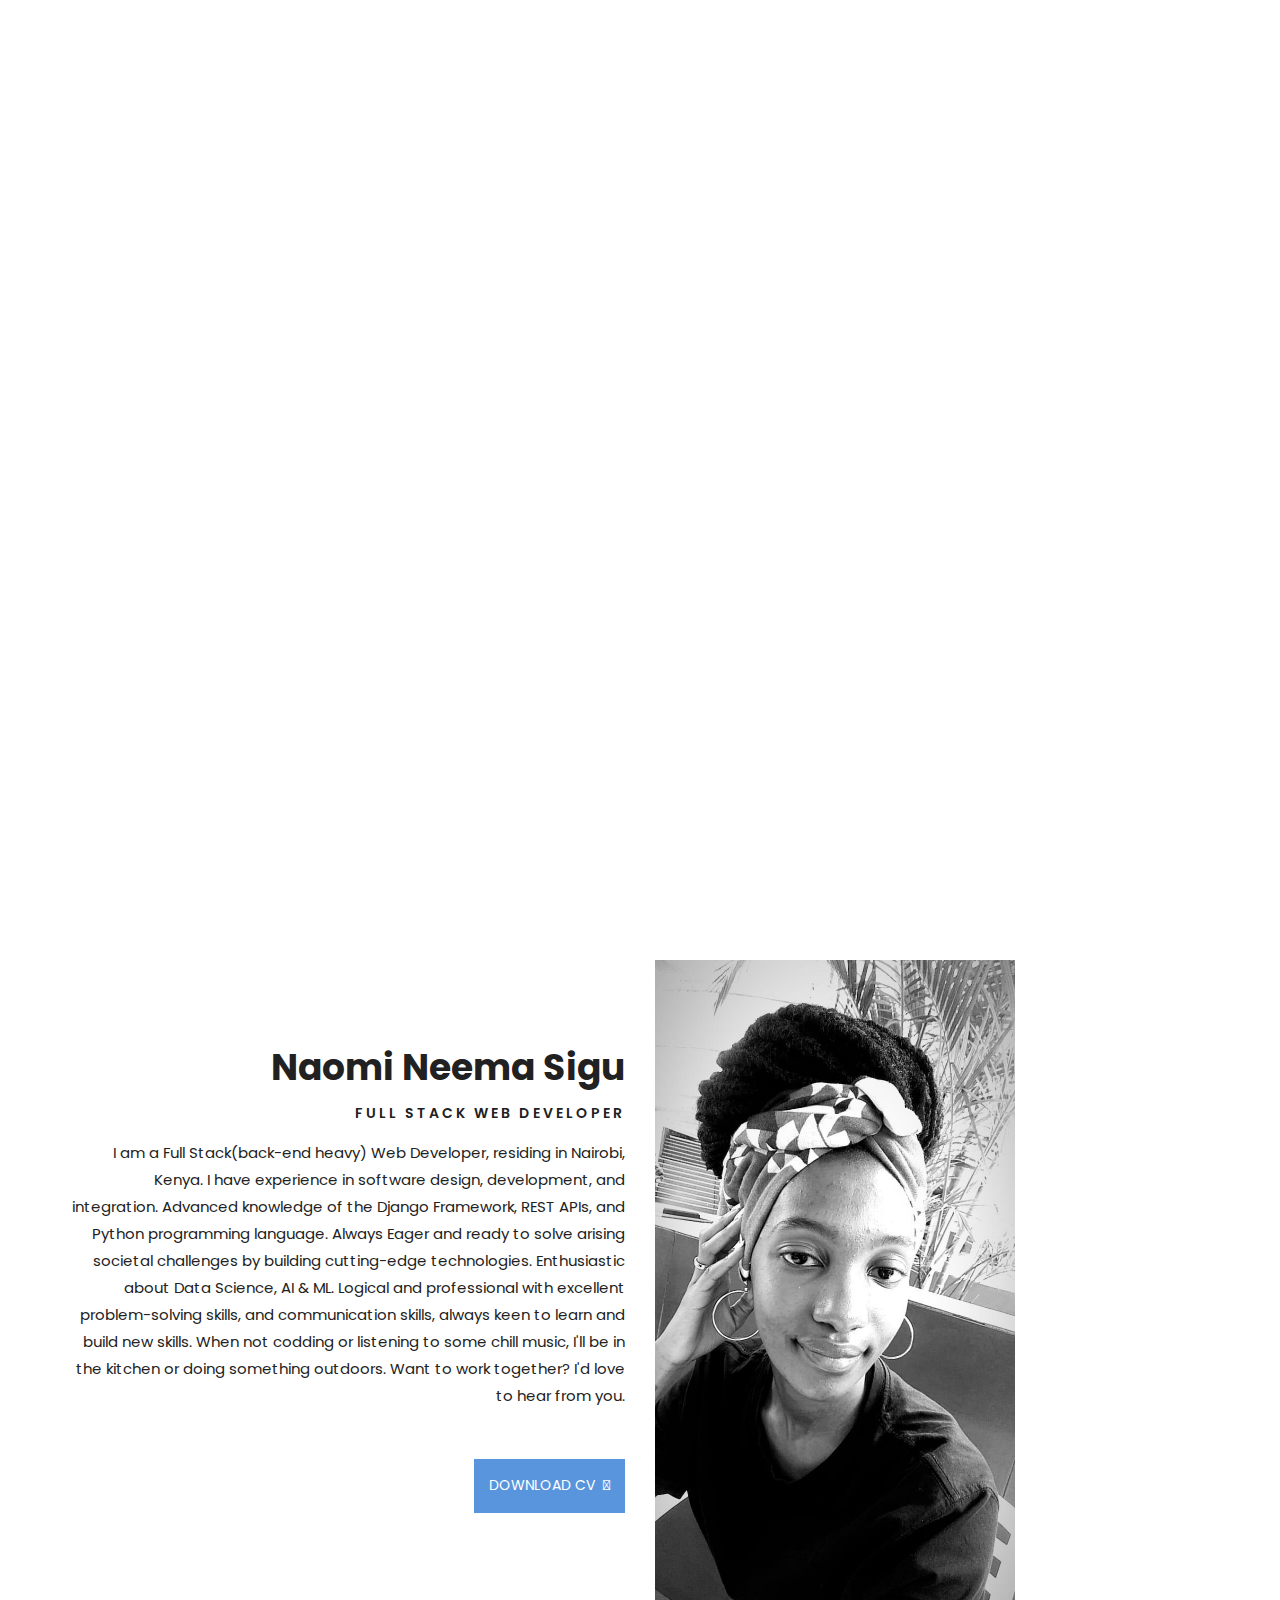
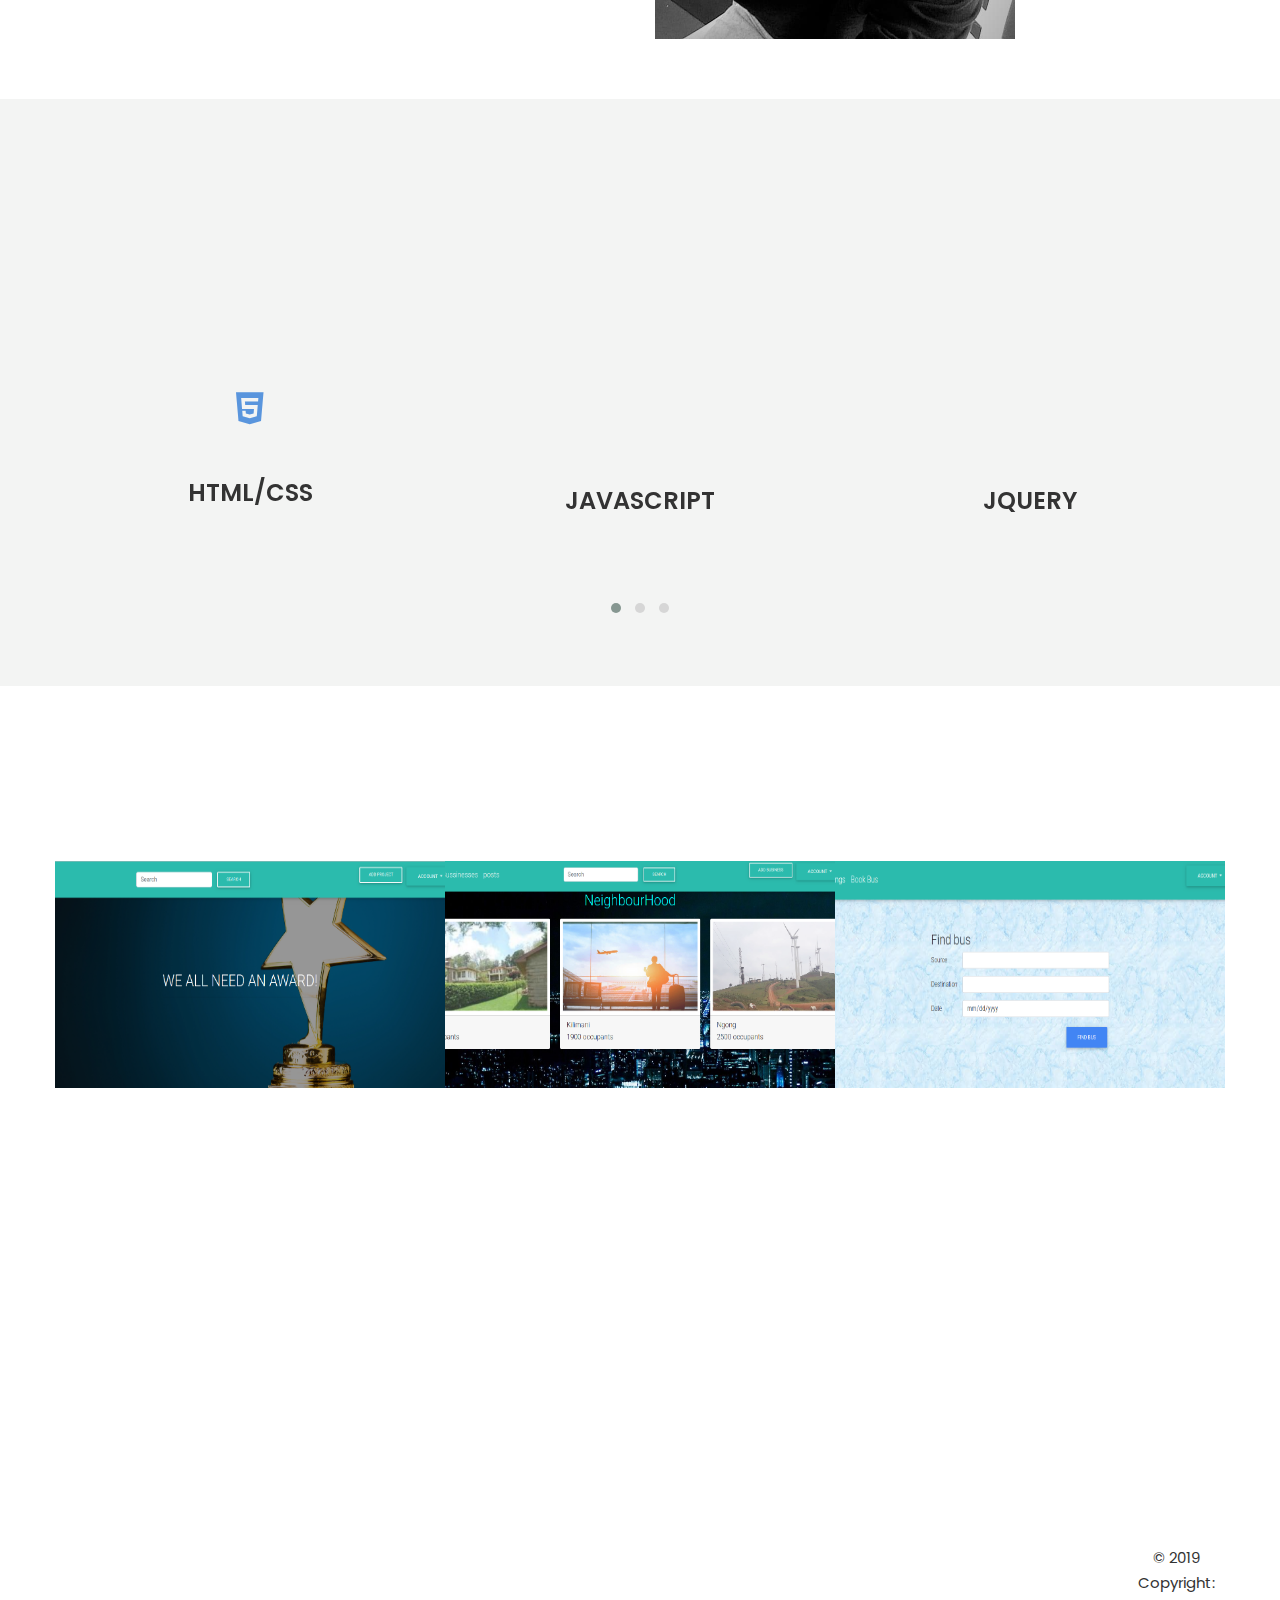
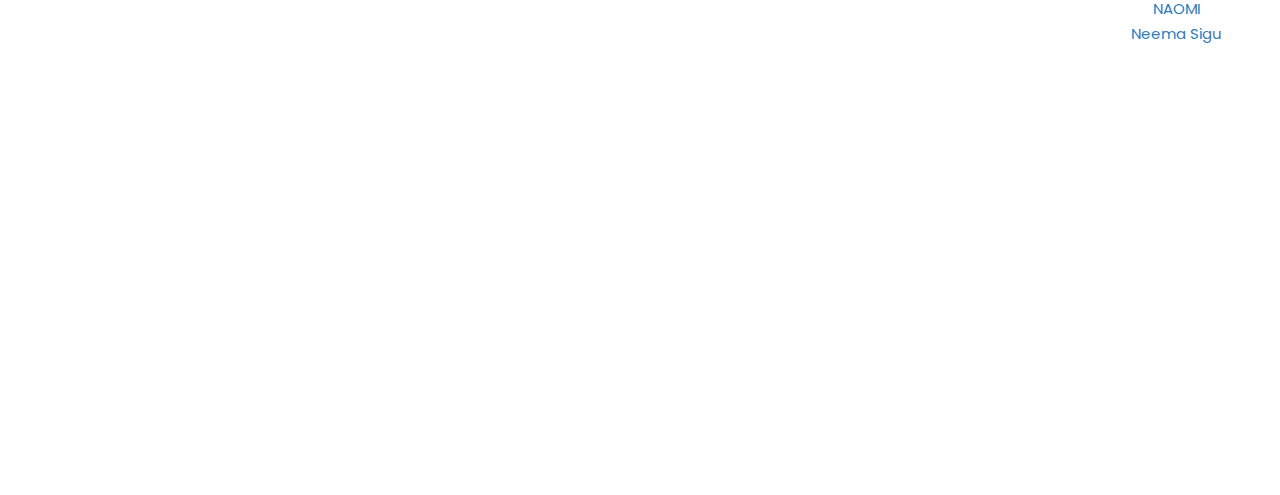
<file: index.html>
<!doctype html>
<html lang="en">

<head>
  <!--meta tags-->
  <meta charset="UTF-8">
  <meta http-equiv="x-ua-compatible" content="ie=edge">
  <meta name="viewport" content="width=device-width, initial-scale=1">
  <!--template title-->
  <title>Naomi Sigu - Full-stack Developer</title>
  <!---Favicon--->
  <link rel="shortcut icon" type="image/png" href="favicon/favicon-32x32.png">
  <link rel="apple-touch-icon" sizes="180x180" href="favicon/apple-touch-icon.png">
  <link rel="icon" type="image/png" sizes="32x32" href="favicon/favicon-32x32.png">
  <link rel="icon" type="image/png" sizes="16x16" href="favicon/favicon-16x16.png">
  <link rel="manifest" href="favicon/site.webmanifest">

  <!--- Theme Fonts --->
  <link href="https://fonts.googleapis.com/css?family=Poppins:400,400i,600,700,800" rel="stylesheet">
  <!--Font Awesome css-->
  <link rel="stylesheet" href="https://use.fontawesome.com/releases/v5.6.3/css/all.css" integrity="sha384-UHRtZLI+pbxtHCWp1t77Bi1L4ZtiqrqD80Kn4Z8NTSRyMA2Fd33n5dQ8lWUE00s/" crossorigin="anonymous">
  <link rel="stylesheet" href="css/font-awesome.min.css">
  <!--Bootstrap css-->
  <link rel="stylesheet" href="css/bootstrap.min.css">
  <!--Animated headline css-->
  <link rel="stylesheet" href="css/jquery.animatedheadline.css">
  <!--Owl carousel css-->
  <link rel="stylesheet" href="css/owl.carousel.css">
  <link rel="stylesheet" href="css/owl.theme.default.css">
  <!--Magnific popup css-->
  <link rel="stylesheet" href="css/magnific-popup.css">
  <!--animate css-->
  <link rel="stylesheet" href="css/animate.css">
  <!--Normalizer css-->
  <link rel="stylesheet" href="css/normalize.css">
  <!--Theme css-->
  <link rel="stylesheet" href="css/style.css">
  <!--Responsive css-->
  <link rel="stylesheet" href="css/responsive.css">
</head>

<body>
  <!--preloader starts-->
  <div class="loader_bg">
    <div class="loader"></div>
  </div>
  <!--preloader ends-->
  <!--navigation area starts-->
  <header class="nav-area navbar-fixed-top">
    <div class="container">
      <div class="row">
        <!--main menu starts-->
        <div class="col-md-12">
          <div class="main-menu">
            <div class="navbar navbar-cus">
              <div class="navbar-header">
                <a href="index.html" class="navbar-brand"><span class="logo">Naomi Sigu</span></a>
                <button type="button" class="navbar-toggle" data-toggle="collapse" data-target=".navbar-collapse">
                  <span class="sr-only">Toggle navigation</span>
                  <span class="icon-bar"></span>
                  <span class="icon-bar"></span>
                  <span class="icon-bar"></span>
                </button>
              </div>
              <div class="navbar-collapse collapse">
                <nav>
                  <ul class="nav navbar-nav navbar-right">
                    <li class="active"><a class="smooth-menu" href="#home">Home</a></li>
                    <li><a class="smooth-menu" href="#about">About</a></li>
                    <li><a class="smooth-menu" href="#skills">Skills</a></li>
                    <li><a class="smooth-menu" href="#portfolio">Portfolio</a></li>
                    <li><a class="smooth-menu" href="#contact">Contact</a></li>
                  </ul>
                </nav>
              </div>
            </div>
          </div>
        </div>
        <!--main menu ends-->
      </div>
    </div>
  </header>
  <!--navigation area ends-->
  <!--Banner area starts-->
  <div class="banner-area" id="home">
    <div class="banner-table">
      <div class="banner-table-cell">
        <div class="welcome-text">
          <div class="container">
            <div class="row">
              <div class="col-md-12">
                <section class="intro animate-scale">
                  <h3>Welcome to My Portfolio</h3>
                  <h1 class="ah-headline">
                    <span class="ah-words-wrapper">
                      <b class="is-visible">Naomi Neema Sigu</b>
                      <b>Frontend Web Developer</b>
                      <b>Full-stack Developer</b>
                    </span>
                  </h1>
                  <a href="#contact" class="banner-btn">Contact Me</a>
                </section>
                <div class="clearfix"></div>
                <a class="mouse-scroll hidden-xs" href="#about">
                  <span class="mouse">
                    <span class="mouse-movement"></span>
                  </span>
                </a>
              </div>
            </div>
          </div>
        </div>
      </div>
    </div>
  </div>
  <!--Banner area ends-->
  <!--about area starts-->
  <div class="about-area section-padding" id="about">
    <div class="container">
      <div class="row">
        <div class="col-md-6 col-xs-12 col-sm-6 col-lg-6">
          <div class="about-text-left">
            <h2>Naomi Neema Sigu</h2>
            <h3>Full Stack Web Developer</h3>
            <p>I am a Full Stack(back-end heavy) Web Developer, residing in Nairobi, Kenya.
                I have experience in software design, development, and integration. Advanced knowledge of the Django Framework, REST APIs, and Python programming language. 
                Always Eager and ready to solve arising societal challenges by building cutting-edge technologies.
                Enthusiastic about Data Science, AI & ML. Logical and professional with excellent 
                problem-solving skills, and communication skills, always keen to learn and build new
                skills.

              When not codding or listening to some chill music, I'll be in the kitchen or doing  something outdoors.
              Want to work together? I'd love to hear from you.</p>
            <a href="images/about/NAOMI SIGU (CV).pdf" download>Download CV &nbsp;<i class="fas fa-download"></i></a>
          </div>
        </div>
        <div class="col-xs-12 col-sm-6 col-md-4 col-lg-4">
          <img src="images/about/me.jpg" class="img-responsive" alt="Naomi">
        </div>
      </div>
    </div>
  </div>
  <!--about area ends-->
  <!--Services Area Starts-->
  <div id="skills" class="services-area section-padding">
    <div class="container">
      <div class="row">
        <div class="col-md-12">
          <div class="section-header wow fadeInDown" data-wow-delay="0.2s">
            <p class="line-one"></p>
            <h2>My Skills</h2>
            <h3>Just a few languages and frameworks that I have interacted with so far</h3>
            <p class="line-one"></p>
          </div>
        </div>
      </div>
      <div class="row">
        <div id="services-carousel" class="owl-carousel owl-theme">
          <div class="single-services text-center item">
            <div class="services-icon">
              <i class="fa fa-html5"></i>
            </div>
            <div class="services-content">
              <h3>HTML/CSS</h3>
            </div>
          </div>
          <div class="single-services text-center item">
            <div class="services-icon">
              <i class="fab fa-js-square"></i>
            </div>
            <div class="services-content">
              <h3>Javascript</h3>
            </div>
          </div>
          <div class="single-services text-center item">
            <div class="services-icon">
              <i class="fab fa-js-square"></i>
            </div>
            <div class="services-content">
              <h3>JQuery</h3>
            </div>
          </div>
          <div class="single-services text-center item">
            <div class="services-icon">
              <i class="fab fa-angular"></i>
            </div>
            <div class="services-content">
              <h3>Angular</h3>
            </div>
          </div>
          <div class="single-services text-center item">
            <div class="services-icon">
              <i class="fab fa-python"></i>
            </div>
            <div class="services-content">
              <h3>Python</h3>
            </div>
          </div>
          <div class="single-services text-center item">
            <div class="services-icon">
              <i class="fab fa-python"></i>
            </div>
            <div class="services-content">
              <h3>Flask</h3>
            </div>
          </div>
          <div class="single-services text-center item">
            <div class="services-icon">
              <i class="fab fa-python"></i>
            </div>
            <div class="services-content">
              <h3>Django</h3>
            </div>
          </div>
          <div class="single-services text-center item">
            <div class="services-icon">
              <i class="fab fa-github"></i>
            </div>
            <div class="services-content">
              <h3>Git</h3>
            </div>
          </div>
          <div class="single-services text-center item">
            <div class="services-icon">
              <i class="fas fa-code-branch"></i>
            </div>
            <div class="services-content">
              <h3>Heroku</h3>
            </div>
          </div>
        </div>
      </div>
    </div>
  </div>
  <!--Services Area Ends-->
  <!--Portfolio Area Starts-->
  <div id="portfolio" class="portfolio-area section-padding">
    <div class="container">
      <div class="row">
        <div class="col-md-12">
          <div class="section-header wow fadeInDown" data-wow-delay="0.2s">
            <p class="line-one"></p>
            <h2>My Projects</h2>
            <p class="line-one"></p>
          </div>
        </div>
      </div>
      <div class="row">
        <div class="portfolio-items">
          <div class="col-md-4 col-sm-6 col-xs-12 no-pad">
            <div id="inline-popups" class="port-box">
              <a href="#test-popup" data-effect="mfp-zoom-out">
                <div class="hovereffect">
                  <img class="project" src="images/awwwards.png" alt="Awwwards" class="img-responsive">
                  <div class="overlay">
                    <h2>Awwwards</h2>
                    <p>An application that allows a user to post their projects where they can be viewed and direct to their links for more details.</p>
                  </div>
                </div>
              </a>
            </div>
            <div id="test-popup" class="white-popup mfp-with-anim mfp-hide">
              <div class="row">
                <div class="col-md-7 col-xs-12">
                  <div class="por-img">
                    <img src="images/awwwards.png" alt="Awwwards" class="img-responsive">
                  </div>
                </div>
                <div class="col-md-5 col-xs-12">
                  <div class="por-text">
                    <h2>Awwwards</h2>
                    <p>An application that allows a user to post their projects where they can be viewed and direct to their links for more details.</p>
                    <div class="por-text-details">
                      <div class="row">
                        <div class="col-xs-4">
                          <p>Completed:</p>
                          <p>link:</p>
                        </div>
                        <div class="col-xs-offset-1 col-xs-7">
                          <p><a target="_blank" style="color: #5995DD;" href="https://siteawardds.herokuapp.com/">https://siteawardds.herokuapp.com/</a></p>
                        </div>
                      </div>
                    </div>
                  </div>
                </div>
              </div>
            </div>
          </div>
          <div class="col-md-4 col-sm-6 col-xs-12 no-pad">
            <div id="inline-popups-2">
              <a href="#test-popup-2" data-effect="mfp-zoom-out">
                <div class="hovereffect">
                  <img class="project" src="images/neighbourhood.png" alt="portfolio image" class="img-responsive">
                  <div class="overlay">
                    <h2>Neighborhood</h2>
                    <p>This is a web application that allows you to be in the loop about everything happening in your neighborhood.</p>
                  </div>
                </div>
              </a>
            </div>
            <div id="test-popup-2" class="white-popup mfp-with-anim mfp-hide">
              <div class="row">
                <div class="col-md-7">
                  <div class="por-img">
                    <img src="images/neighbourhood.png" alt="portfolio image" class="img-responsive">
                  </div>
                </div>
                <div class="col-md-5">
                  <div class="por-text">
                    <h2>Neighborhood</h2>
                    <p>This is a web application that allows you to be in the loop about everything happening in your neighborhood.</p>
                    <div class="por-text-details">
                      <div class="row">
                        <div class="col-xs-4">
                          <p>Completed:</p>
                          <p>link:</p>
                        </div>
                        <div class="col-xs-offset-1 col-xs-7">
                          <p>24/11/2018</p>
                          <p><a target="_blank" style="color: #5995DD;" href="https://nammyhood.herokuapp.com/">https://nammyhood.herokuapp.com/</a></p>
                        </div>
                      </div>
                    </div>
                  </div>
                </div>
              </div>
            </div>
          </div>
          <div class="col-md-4 col-sm-6 col-xs-12 no-pad">
            <div id="inline-popups-4" class="port-box">
              <a href="#test-popup-4" data-effect="mfp-zoom-out">
                <div class="hovereffect">
                  <img class="project" src="images/Bus System.png" alt="Kibandaski" class="img-responsive">
                  <div class="overlay">
                    <h2>Bus System</h2>
                    <p>A Bus System that helps users book buses for travell from the comfort of their devices.</p>
                  </div>
                </div>
              </a>
            </div>
            <div id="test-popup-4" class="white-popup mfp-with-anim mfp-hide">
              <div class="row">
                <div class="col-md-7 col-xs-12">
                  <div class="por-img">
                    <img src="images/Bus System.png" alt="Kibandaski" class="img-responsive">
                  </div>
                </div>
                <div class="col-md-5 col-xs-12">
                  <div class="por-text">
                    <h2>Bus System</h2>
                    <p>A Bus System that helps users book buses for travell from the comfort of their devices.</p>
                    <div class="por-text-details">
                      <div class="row">
                        <div class="col-xs-4">
                          <p>Completed:</p>
                          <p>Link:</p>
                        </div>
                        <div class="col-xs-offset-1 col-xs-7">
                          <p>6/2/2019</p>
                        </div>
                      </div>
                    </div>
                  </div>
                </div>
              </div>
            </div>
          </div>
        </div>
        <!--end portfolio grid -->
      </div>
    </div>
  </div>
  <!--Portfolio Area Ends-->
  <!--contact area starts-->
  <div class="contact-area section-padding" id="contact">
    <div class="container">
      <div class="row">
        <div class="col-md-12">
          <div class="section-header wow fadeInDown" data-wow-delay="0.2s">
            <p class="line-one"></p>
            <h2>Contact</h2>
            <p class="line-one"></p>
          </div>
        </div>
      </div>
      <div class="row">
        <div class="col-md-4 col-sm-12">
          <div class="single-contact text-center wow fadeInDown" data-wow-delay="0.2s">
            <i class="fab fa-github-square"></i>
            <h2>Github</h2>
            <p><a style="color: #5995DD;" target="_blank" href="https://github.com/Naomi-sigu">Github</a></p>
          </div>
        </div>
        <div class="col-md-4 col-sm-12">
          <div class="single-contact text-center wow fadeInDown" data-wow-delay="0.4s">
            <i class="fab fa-linkedin"></i>
            <h2>LinkedIn</h2>
            <p><a style="color: #5995DD;" target="_blank" href="https://www.linkedin.com/in/naomi-sigu-4040b8198/">LinkedIn</a></p>
          </div>
        </div>
        <div class="col-md-4 col-sm-12">
          <div class="single-contact text-center wow fadeInDown" data-wow-delay="0.6s">
            <i class="fa fa-envelope-o"></i>
            <h2>Email</h2>
            <p>stl.sigu@gmail.com</p>
          </div>
        </div>
      </div>
      <div class="row">
        <div class="col-md-10 col-md-offset-1">
          <form id="contact-form" method="POST" action="https://formspree.io/mzbbrpbz" class="wow fadeInDown" data-wow-delay="1s">
            <div class="messages"></div>
            <div class="controls">
              <div class="row">
                <div class="col-md-6">
                  <div class="form-group">
                    <input id="form_name" type="text" name="name" class="form-control" placeholder="Enter your full name *" required="required" data-error="Fullname is required.">
                    <div class="help-block with-errors"></div>
                  </div>
                </div>
                <div class="col-md-6">
                  <div class="form-group">
                    <input id="form_email" type="email" name="email" class="form-control" placeholder="Enter your email *" required="required" data-error="Valid email is required.">
                    <div class="help-block with-errors"></div>
                  </div>
                </div>
              </div>
              <div class="row">
                <div class="col-md-12">
                  <div class="form-group">
                    <textarea id="form_message" name="message" class="form-control" placeholder="Your Message *" rows="4" required="required" data-error="Leave a message for me"></textarea>
                    <div class="help-block with-errors"></div>
                  </div>
                </div>
                <div class="col-md-12">
                  <input class="btn btn-send" type="submit" value="Send message"></input>
                </div>
              </div>
            </div>
          </form>
        </div>
        <!-- Footer -->
        <footer class="page-footer font-small blue">

          <!-- Copyright -->
          <div class="footer-copyright text-center py-3">© 2019 Copyright:
            <a href="https://github.com/Naomi-sigu"> NAOMI Neema Sigu</a>
          </div>
          <!-- Copyright -->

        </footer>
        <!-- Footer -->
      </div>
    </div>
  </div>
  <!--contact area ends-->
  <!--Latest version JQuery-->
  <script src="js/jquery-3.2.1.min.js"></script>
  <!--Bootstrap js-->
  <script src="js/bootstrap.min.js"></script>
  <!--Magnific popup js-->
  <script src="js/jquery.magnific-popup.js"></script>
  <!--Owl Carousel js-->
  <script src="js/owl.carousel.js"></script>
  <!--wow js-->
  <script src="js/wow.min.js"></script>
  <!--Animated headline js-->
  <script src="js/jquery.animatedheadline.js"></script>
  <!--Validator js-->
  <script src="js/jquery.waypoints.js"></script>
  <!--counter up js-->
  <script src="js/jquery.counterup.min.js"></script>
  <!--Validator js-->
  <script src="js/validator.js"></script>
  <!--Main js-->
  <script src="js/main.js"></script>
  <script>
  </script>
</body>

</html>
</file>
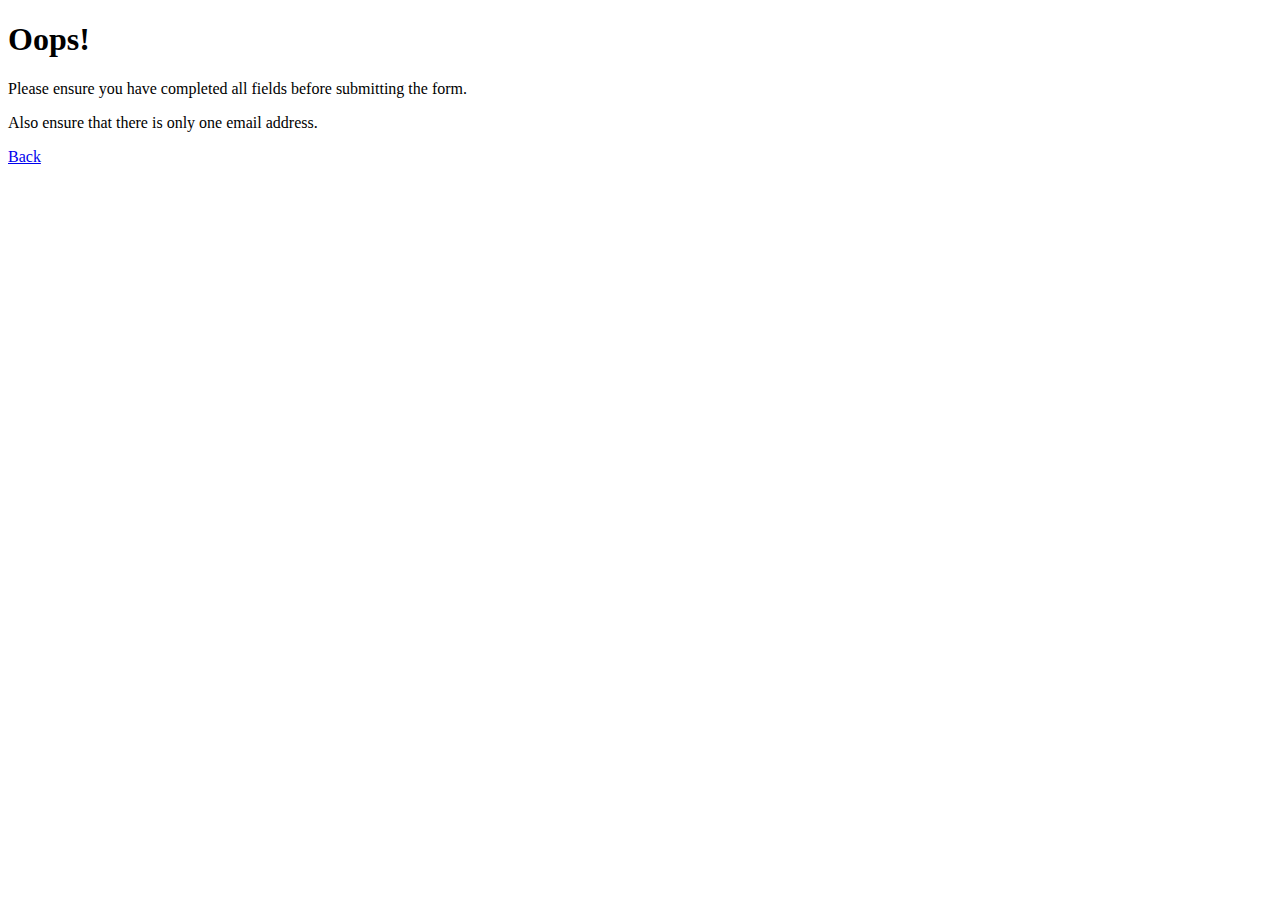
<file: error_message.html>
<!DOCTYPE html>
<title>Error</title>

<h1>Oops!</h1>
<p>Please ensure you have completed all fields before submitting the form. </p>
<p>Also ensure that there is only one email address.</p>
<p><a href="JavaScript:history.go(-1);">Back</a></p>
</file>
<file: css/style.css>
/* =================================================

Template Name:  Personal Portfolio HTML Template
Author: MouriTheme
Version: 1.0
Design and Developed by: MouriTheme

NB: This file contains the styling for the actual theme, this is the file you need to edit to change the look of the theme.

=================================================== */

/*Table of Content


    1. Default css
    2. Preloader css
    3. Mouse Animation css
    4. Nav Area css
    5. Banner Area css
    6. About Area css
    7. Services Area css
    8. Number Area css
    9. Portfolio Area css
    10. Testimonial Area css
    11. Contact Area css
    12. Brand Area css
    13. Footer Area css


*/

/*--- 1. Default css starts ---*/

html,body{
    height: 100%;
}

body{
    font-family: 'Poppins', sans-serif;
    width: 100%;
    height: 100%;
    font-size: 15px;
    line-height: 1.7;
    color: #333333;
    font-weight: 400;
}

h1,
h2,
h3,
h4,
h5,
h6{
    color: #333333;
    font-weight: 600;
}

p {
    letter-spacing: 0;
    line-height:1.8;
}

a{
    text-decoration: none;
    -webkit-transition: all 0.4s;
    -o-transition: all 0.4s;
    transition: all 0.4s;
}

a:focus{
    outline:none;
    text-decoration: none;
}

ul,li{
    margin: 0;
    padding: 0;
}

img {
    max-width: 100%;
    height: auto;
}

.section-padding{
    padding: 60px 0;
}

.section-header{
    margin-bottom: 60px;
    text-align: center;
}

.section-header h2 {
    display: inline-block;
    padding: 5px;
    margin: 5px 0;
}

.line-one {
    height: 1px;
    width: 100px;
    background: #5995DD;
    display: block;
    margin: 0 auto;
    padding: 0;
}

/*---Default css ends---*/

/*-------------- 2. Preloader css starts ---------------*/

.loader_bg {
    position: fixed;
    z-index: 9999999;
    background: #fff;
    width: 100%;
    height: 100%;
}

.loader {
    border: 0 solid transparent;
    border-radius: 50%;
    width: 150px;
    height: 150px;
    position: absolute;
    top: calc(50vh - 75px);
    left: calc(50vw - 75px);
}

.loader:before, .loader:after {
    content: '';
    border: 1em solid #5995DD;
    border-radius: 50%;
    width: inherit;
    height: inherit;
    position: absolute;
    top: 0;
    left: 0;
    animation: loader 2s linear infinite;
    opacity: 0;
}

.loader:before {
    animation-delay: .5s;
}

@keyframes loader {
    0% {
        transform: scale(0);
        opacity: 0; }
    50% {
        opacity: 1; }
    100% {
        transform: scale(1);
        opacity: 0; }
}


/*-------------- Preloader css ends ---------------*/

/*--- 3. Mouse animation starts---*/

@-webkit-keyframes scroll-ani {
    0% {
        opacity: 1;
        top: 29%;
    }
    15% {
        opacity: 1;
        top: 50%;
    }
    50% {
        opacity: 0;
        top: 50%;
    }
    100% {
        opacity: 0;
        top: 29%;
    }
}

@keyframes scroll-ani {
    0% {
        opacity: 1;
        top: 29%;
    }
    15% {
        opacity: 1;
        top: 50%;
    }
    50% {
        opacity: 0;
        top: 50%;
    }
    100% {
        opacity: 0;
        top: 29%;
    }
}

.mouse-scroll {
    position: absolute;
    left:48%;
    display: inline-block;
    line-height: 18px;
    font-size: 13px;
    font-weight: normal;
    color: #ffffff;
    letter-spacing: 2px;
    margin-top: 10%;
    text-decoration: none;
    overflow: hidden;
}

.mouse-scroll .mouse {
    position: relative;
    display: block;
    width: 35px;
    height: 60px;
    margin: 0 auto 20px;
    -webkit-box-sizing: border-box;
    box-sizing: border-box;
    border: 3px solid #ffffff;
    border-radius: 23px;
}

.mouse-scroll .mouse .mouse-movement {
    position: absolute;
    display: block;
    top: 29%;
    left: 50%;
    width: 8px;
    height: 8px;
    margin: -4px 0 0 -4px;
    background: #ffffff;
    border-radius: 50%;
    -webkit-animation: scroll-ani 2s linear infinite;
    animation: scroll-ani 2s linear infinite;
}

/*---mouse animation ends---*/

/*---------- 4. Nav area css starts -------------*/

.nav-area{
    height: 65px;
}

.nav-area.sticky_navigation{
    background: #ffffff;
    height: 80px;
}

.navbar-nav {
    margin-top: 15px;
}

.sticky_navigation{
    -webkit-transition: all 0.4s ease-out;
    -o-transition: all 0.4s ease-out ;
    transition: all 0.4s ease-out ;
    -webkit-box-shadow: 0px 3px 4.6px 0.3px rgba(0,0,0,0.25);
    box-shadow: 0px 3px 4.6px 0.3px rgba(0,0,0,0.25);
}

.sticky_navigation .main-menu{
    margin-top: 0;
}

.sticky_navigation .navbar-brand, .sticky_navigation .navbar-brand span {
    color: #000000;
}

.sticky_navigation .navbar-brand:hover, .sticky_navigation .navbar-brand:focus, .sticky_navigation .navbar-brand span {
    color: #5995DD;
}

.sticky_navigation .nav li a {
    color: #333333;
}

.sticky_navigation .nav li.active a{
    color: #5995DD;
}

.sticky_navigation .nav li.active::before {
    border-top: 1px solid #5995DD;
    content: "";
    display: block;
    margin: 0 auto;
    width: 50%;
}
.sticky_navigation .nav li.active::after {
    border-bottom: 1px solid #5995DD;
    content: "";
    display: block;
    margin: 0 auto;
    width: 50%;
}

.sticky_navigation .navbar-brand:hover{
    color: #ffffff;
}

.main-menu{
    -webkit-transition: all 0.4s ease-out;
    -o-transition: all 0.4s ease-out;
    transition: all 0.4s ease-out;
    margin-top: 10px;
}

.navbar{
    border:0;
    margin-bottom: 0;
}

.navbar-brand{
    padding: 25px 0;
    text-transform: uppercase;
    font-size: 25px;
    display: block;
    color: #ffffff;
    font-weight: 800;
}

.logo {
    padding: 5px;
    font-size: 32px;
    letter-spacing: 3px;
}

.navbar-brand:focus, .navbar-brand:hover {
    text-decoration: none;
    color: #ffffff;
}

.navbar-right li{
    display: inline-block;
    float: none;
}

.navbar-right li a{
    color: #ffffff;
    text-transform: uppercase;
    font-weight: 600;
}

.navbar-right li.active a{
    font-weight: bold;
    color: #ffffff;
}

.nav > li > a:hover,
.nav > li > a:active,
.nav > li > a:focus{
    background: none;
}

.navbar-toggle .icon-bar{
    background: #033D75;
}

/*---------- Nav area css ends -------------*/

/*----------- 5. Banner area css starts--------------*/


.banner-area{
    background-image: url(img/home.png); /*--edit image--*/
    background-position: center;
    background-size:cover;
    position: relative;
    height: 100%;
}

.banner-area::before {
    position: absolute;
    top: 0;
    left: 0;
    width: 100%;
    height: 100%;
    background: rgba(0,0,0,0.5);
    content: '';
}

canvas{
    position: absolute;
    width: 100%;
    height: 100%;
    top: 0;
    right: 0;
    bottom: 0;
    left: 0;
}

.banner-table{
    display: table;
    margin: 0;
    position: relative;
    height: 100%;
    width: 100%;
    z-index: 1;
}

.banner-table-cell{
    display: table-cell;
    vertical-align: middle;
    text-align: center;
}

.welcome-text .intro h2 {
    color: #fff;
    font-size: 85px;
    font-weight: 800;
    margin-bottom: 10px;
}

.intro h1 {
    color: #ffffff;
    font-size: 60px;
    font-weight: 200;
    margin: 0;
}

.ah-headline.clip .ah-words-wrapper::after {
    background-color: #fff;
}

.banner-btn {
    background: #5995DD;
    text-decoration: none;
    padding: 10px 30px;
    display: inline-block;
    margin-top: 25px;
    color: #fff;
    text-transform: uppercase;
    -webkit-border-radius:5px;
    -moz-border-radius:5px;
    border-radius:5px;
}
.banner-btn:hover, .banner-btn:focus {
    text-decoration: none;
    color: #ffffff;
}

.welcome-text h3 {
    color: #fff;
    text-transform: uppercase;
}

/*---------Banner area css ends--------------*/

/*---------- 6. About area css starts---------------*/

.about-text-left h2 {
    font-weight: 700;
    font-size: 36px;
    color: #212121;
    line-height: 1;
    text-align: right;
    margin-bottom: 5px;
}

.about-text-left h3 {
    color: #212121;
    font-size: 14px;
    text-transform: uppercase;
    letter-spacing: 3px;
    text-align: right;
    margin-bottom: 18px;
}

.about-text-left p{
    text-align: right;
    font-size: 13px;
    color: #222;
    margin-bottom: 50px;
}

.about-text-left a {
    color: #fff;
    font-size: 14px;
    text-transform: uppercase;
    background: #5995DD;
    padding: 15px;
    float: right;
    text-decoration: none;
}

.about-text-right {
    margin-top: 90px;
}

.about-text-left {
    margin-top: 90px;
}

.about-text-left p {
    text-align: right;
    font-size: 15px;
    color: #222;
    margin-bottom: 50px;
}

.skillbar {
    margin-bottom: 24px;
    position: relative;
    width: 100%;
    display: block
}

.skillbar .skillbar-title {
    display: inline-block;
    vertical-align: middle
}

.skillbar .skillbar-percent {
    float: right;
    display: inline-block;
    vertical-align: middle
}

.skillbar-bar {
    background-color: #ededed;
    width: 100%;
    height: 5px
}

.skillbar-bar .skillbar-child {
    width: 0;
    height: 100%;
    background-color: #606060;
    -webkit-transition-property: width, background-color;
    -o-transition-property: width, background-color;
    transition-property: width, background-color
}

/*-------About area css ends--------------*/

/*---------------7. Services area Starts--------------*/

.services-area {
	background: #F3F4F3;
}

.services-icon i {
	font-size: 35px;
	color: #5995DD;
}

.single-services:hover i{
	color: #212121;
}

.services-content h3 {
	line-height: 1.9;
	text-transform: uppercase;
}

.services-icon {
	display: inline-block;
	width: 80px;
	height: 80px;
	border-radius: 50%;
	padding: 20px;
}

.single-services {
	padding: 40px 20px;
	margin: 0 15px 15px;
	position: relative;
	overflow: hidden;
}

/*--------------- Services area ends --------------*/

/*-------- Number area starts-----------*/

.number-area {
	background: #5995DD;
	color: #fff;
}

.counter {
	font-size: 45px;
	color: #fff;
}

.single-number i {
	font-size: 35px;
}

.single-number p {
	font-size: 18px;
}

/*--------Number area ends-----------*/

/*-------------- Portfolio area starts-----------*/


.por-text-details .col-xs-4 p {
	font-weight: bold;
	text-transform: uppercase;
	color: #5995DD;
}

.mfp-zoom-out .mfp-with-anim {
	opacity: 0;
	-webkit-transition: all 0.3s ease-in-out;
	-o-transition: all 0.3s ease-in-out;
	transition: all 0.3s ease-in-out;
	-webkit-transform: scale(1.3);
	-ms-transform: scale(1.3);
	transform: scale(1.3);
}
.mfp-zoom-out.mfp-bg {
	opacity: 0;
	-webkit-transition: all 0.3s ease-out;
	-o-transition: all 0.3s ease-out;
	transition: all 0.3s ease-out;
}
.mfp-zoom-out.mfp-ready .mfp-with-anim {
	opacity: 1;
	-webkit-transform: scale(1);
	-ms-transform: scale(1);
	transform: scale(1);
}
.mfp-zoom-out.mfp-ready.mfp-bg {
	opacity: 0.8;
}
.mfp-zoom-out.mfp-removing .mfp-with-anim {
	-webkit-transform: scale(1.3);
	-ms-transform: scale(1.3);
	transform: scale(1.3);
	opacity: 0;
}
.mfp-zoom-out.mfp-removing.mfp-bg {
	opacity: 0;
}
.por-text h2 {
	text-transform: uppercase;
	margin: 0;
	font-size: 22px;
	margin-bottom: 15px;
	border-bottom: 3px solid #5995DD;
	padding-bottom: 10px;
}

.white-popup {
	position: relative;
	background: #FFF;
	padding: 30px;
	width: auto;
	max-width: 60%;
	margin: 0 auto;
}

.por-text-details .col-xs-4 p {
	font-weight: bold;
	text-transform: uppercase;
}

.hovereffect {
	width: 100%;
	height: 100%;
	float: left;
	overflow: hidden;
	position: relative;
	text-align: center;
	cursor: pointer;
	background: #5995DD;
}

.hovereffect .overlay {
	width: 100%;
	height: 100%;
	position: absolute;
	overflow: hidden;
	top: 0;
	left: 0;
	padding: 3em;
	text-align: left;
}

.hovereffect img {
	display: block;
	position: relative;
	max-width: none;
	width: calc(100% + 60px);
	-webkit-transition: opacity 0.35s, -webkit-transform 0.45s;
	transition: opacity 0.35s, -webkit-transform 0.45s;
	-o-transition: opacity 0.35s, transform 0.45s;
	transition: opacity 0.35s, transform 0.45s;
	transition: opacity 0.35s, transform 0.45s, -webkit-transform 0.45s;
	-webkit-transform: translate3d(-40px,0,0);
	transform: translate3d(-40px,0,0);
}

.hovereffect h2 {
	text-transform: uppercase;
	color: tomato;
	position: relative;
	font-size: 17px;
	background-color: transparent;
	padding: 5% 0 10px 0;
	text-align: left;
	opacity: 0;
}

.hovereffect:hover h2 {
	color: #fff;
	opacity: 1;
}

.hovereffect .overlay:before {
	position: absolute;
	top: 20px;
	right: 20px;
	bottom: 20px;
	left: 20px;
	border: 1px solid #fff;
	content: '';
	opacity: 0;
	filter: alpha(opacity=0);
	-webkit-transition: opacity 0.35s, -webkit-transform 0.45s;
	transition: opacity 0.35s, -webkit-transform 0.45s;
	-o-transition: opacity 0.35s, transform 0.45s;
	transition: opacity 0.35s, transform 0.45s;
	transition: opacity 0.35s, transform 0.45s, -webkit-transform 0.45s;
	-webkit-transform: translate3d(-20px,0,0);
	transform: translate3d(-20px,0,0);
}

.hovereffect a, .hovereffect p {
	color: #FFF;
	opacity: 0;
	filter: alpha(opacity=0);
	-webkit-transition: opacity 0.35s, -webkit-transform 0.45s;
	transition: opacity 0.35s, -webkit-transform 0.45s;
	-o-transition: opacity 0.35s, transform 0.45s;
	transition: opacity 0.35s, transform 0.45s;
	transition: opacity 0.35s, transform 0.45s, -webkit-transform 0.45s;
	-webkit-transform: translate3d(-10px,0,0);
	transform: translate3d(-10px,0,0);
}

.hovereffect:hover img {
	opacity: 0.2;
	filter: alpha(opacity=20);
	-webkit-transform: translate3d(0,0,0);
	transform: translate3d(0,0,0);
}

.hovereffect:hover .overlay:before,
.hovereffect:hover a, .hovereffect:hover p {
	opacity: 1;
	filter: alpha(opacity=100);
	-webkit-transform: translate3d(0,0,0);
	transform: translate3d(0,0,0);
}

.no-pad {
	padding: 0;
}

.project{
  width: 375px;
  height: 227px;
}

/*--------------Portfolio area Ends-----------*/

/*-------- 10. Testimonial area starts-----------*/

.testimonial-area{
	background-image: url(img/testi-bg.jpeg);
	background-size:cover;
	background-position: center center;
	position: relative;
}

.testimonial-area:before{
	position: absolute;
	content: '';
	top: 0;
	left: 0;
	width: 100%;
	height: 100%;
	background: rgba(0,0,0,0.5);
}

.block-quote p {
	margin: 0;
	font-size: 20px;
	font-weight: 500;
	color: #444;
	line-height: 160%;
	font-style: italic;
}

.block-quote p:before {
	content: "\275D";
	display: inline-block;
	margin-right: 5px;
}

.block-quote p:after {
	content: "\275E";
	display: inline-block;
	margin-left: 5px;
}

.block-quote h2 {
	text-transform: uppercase;
	font-size: 25px;
	color: #5995DD;
}

.block-quote h3 {
	font-size: 16px;
}

.testi-img {
	width: 100px;
	height: 100px;
	display: inline-block;
	border-radius: 100%;
}

.testi-img img {
	overflow: hidden;
	width: 100%;
	border-radius: 100%;
}

#testimonial-carousel:before{
	content: "";
	position: absolute;
	left: 20px;
	top: 20px;
	right: 20px;
	bottom: 20px;
	border: 1px solid #CCC;
}

#testimonial-carousel {
	background: rgba(255, 255, 255, 0.9);
	padding: 10%;
}

.testimonial-area .section-header h2 {
	color: #ffffff;
}

/*-------Testimonial area ends----------*/

/*------ 11. Contact area starts-------*/


#contact-form {
    box-shadow: 0 20px 40px rgba(0,0,0,.2);
    padding: 5%;
}

.single-contact i {
    font-size: 30px;
    color: #5995DD;
}

.single-contact .socials i {
    font-size: 14px;
    color: #000000;
}

.socials i:hover {
    cursor: pointer;
}

.single-contact {
    margin-bottom: 50px;
}

.contact-area .form-control{
    border: none;
    border-bottom: 2px solid #a2a2a2;
    box-shadow: none;
    padding: 6px 0;
    border-radius: 0;
    margin-bottom: 30px;
}

.contact-area textarea.form-control{
    border:2px solid #a2a2a2;
    padding: 6px;
    height: 250px;
    margin-bottom: 30px;
}

.single-contact h2 {
    text-transform: uppercase;
    font-size: 16px;
}

.btn.btn-send {
    background: #5995DD;
    color: #ffffff;
    padding: 15px 20px;
    text-transform: uppercase;
    font-weight: 600;
}

.contact-right h2 {
    font-size: 18px;
    text-transform: uppercase;
}

.socials {
    padding-top: 5%;
}

.socials i {
    margin: 0 10px;
}

.single-contact {
    box-shadow: 0 20px 40px rgba(0,0,0,.2);
    padding: 5%;
}

/*-------- Contact area ends----------- */

/*--------12. Brand area starts-----------*/

.brand-logo-img{
    border:1px solid #ddd;
    transition: all 300ms ease-in-out;
    padding: 10px;
}

.brand-logo-img:hover{
    border-color: transparent;
    box-shadow: 0 20px 40px rgba(0,0,0,.2);
}

/*--------Brand area ends-----------*/

/*--------------13. Footer area starts -------------*/

.footer-area {
    background: #232323;
    color: #ffffff;
    padding: 30px 0;
}

/*--------------- Footer area ends -------------*/
</file>
<file: css/responsive.css>
/* =================================================

Template Name:  Mason - Personal Responsive Bootstrap Template
Author: MouriThemes
Version: 1.0
Design and Developed by: Manash Kanti Sarker

NB: This is the responsive stylesheet of this theme.

=================================================== */


/* Medium Layout: 1280px. */
@media only screen and (min-width: 992px) and (max-width: 1200px) {}

/* Tablet Layout: 768px. */
@media only screen and (min-width: 768px) and (max-width: 991px) {
    .section-padding {
        padding: 35px 0;
    }

    .section-header {
        margin-bottom: 40px;
    }

    .navbar-nav {
        margin: 15px 0;
    }

    .navbar-brand {
        padding: 20px 0;
    }

    .navbar-nav li {
        margin: 9px 0;
    }

    .navbar-nav > li > a {
        line-height: 0;
    }

    .nav > li > a {
        padding: 10px 5px;
    }

    .sticky_navigation .nav li.active::before {
        margin: 5px auto;
    }

    .sticky_navigation .nav li.active::after {
        margin: 5px auto;
    }

    .sticky_navigation .navbar-brand {
        line-height: 45px;
    }

    .socials {
        padding-top: 3%;
    }

}

/* Mobile Layout: 320px. */
@media only screen and (max-width: 767px) {
    .section-padding {
        padding: 30px 0;
    }

    .section-header {
        margin-top: 15px;
    }

    .navbar-toggle {
        margin-top: 15px;
    }

    .navbar-toggle .icon-bar {
        background: #5995DD;
    }

    .navbar-nav {
        float: right;
        margin: 11px 21px;
        margin-right: 32%;
        display: inherit;
        width: 200px;
        background-color: transparent;
    }

    .navbar-nav li {
        float: left;
        margin: 9px 50px;
        display: inherit;
        width: 100%;
    }

    .navbar-fixed-top .navbar-collapse {
        height: 740px;
        background-color: rgba(0, 0, 0, 0.9);
    }

    .navbar-fixed-top .navbar-collapse {
        max-height: 100%;
    }

    .sticky_navigation .nav li a {
        color: #ffffff;
    }

    .welcome-text h2 {
        font-size: 2em;
    }

    .navbar-nav {
        text-align: center;
    }

    .nav-area.sticky_navigation {
        height: 60px;
    }

    .welcome-text h1.ah-headline {
        font-size: 30px;
    }

    .welcome-text h3 {
        font-size: 18px;
        margin-bottom: 20px;
    }

    .about-text-left {
        margin-top: 20px;
    }

    .about-text-left h2{
        text-align: center;
    }

    .about-text-left h3{
        text-align: center;
    }

    .about-text-left p{
        text-align: center;
    }

    .about-text-left a {
        display: block;
        text-align: center;
        float: none;
    }

    .about-area img {
        width: 100%;
    }

    .about-text-right {
        margin-top: 40px;
    }

    .services-area .section-header {
        margin-bottom: 0;
    }

    .counter {
        font-size: 25px;
    }

    .single-number p {
        font-size: 14px;
    }

    .single-number i {
        font-size: 25px;
    }

    .white-popup {
        padding: 10px;
        max-width: 95%;
    }

    .por-text h2 {
        margin-top: 25px;
        font-size: 18px;
    }

    .por-text-details p {
        font-size: 12px;
    }

    .block-quote p {
        margin-top: 20px;
        font-size: 16px;
        line-height: 150%;
    }

    .single-contact {
        margin-bottom: 30px;
    }

    #contact-form {
        margin-top: 20px;
    }

    .contact-area .form-control {
        font-size: 11px;
    }

    .contact-area {
        background-position: inherit;
    }

    .brand-logo-img {
        padding: 10px;
        margin-bottom: 30px;
    }



}

/* Wide Mobile Layout: 480px. */
@media only screen and (min-width: 480px) and (max-width: 767px) {


    .navbar-nav {
        margin-right: 38%;
    }

    .navbar-toggle .icon-bar {
        background: #5995DD;
    }

    .single-portfolio img {
        width: 100%;
    }

    .contact-area {
        background-position: inherit;
    }



}


@media only screen and (min-width: 360px) and (max-width: 767px){


}

@media only screen and (min-width: 375px) and (max-width: 767px){
    .portfolio-area .list-inline > li {
        padding-right: 0;
    }

    .portfolio-area ul.list-inline li {
        margin: 7px;
    }
}

@media only screen and (min-width: 411px) and (max-width: 767px){
    .carousel-caption h1 {
        font-size: 33px;
    }
    .timeline-area {
        width: 380px;
    }

}


@media only screen and (min-width: 600px) and (max-width: 767px){
    .navbar-nav li {
        margin: 9px 0;
    }

    .welcome-text h1.ah-headline {
        font-size: 40px;
    }

    .welcome-text h3 {
        font-size: 25px;
        margin-bottom: 20px;
    }

}
</file>
